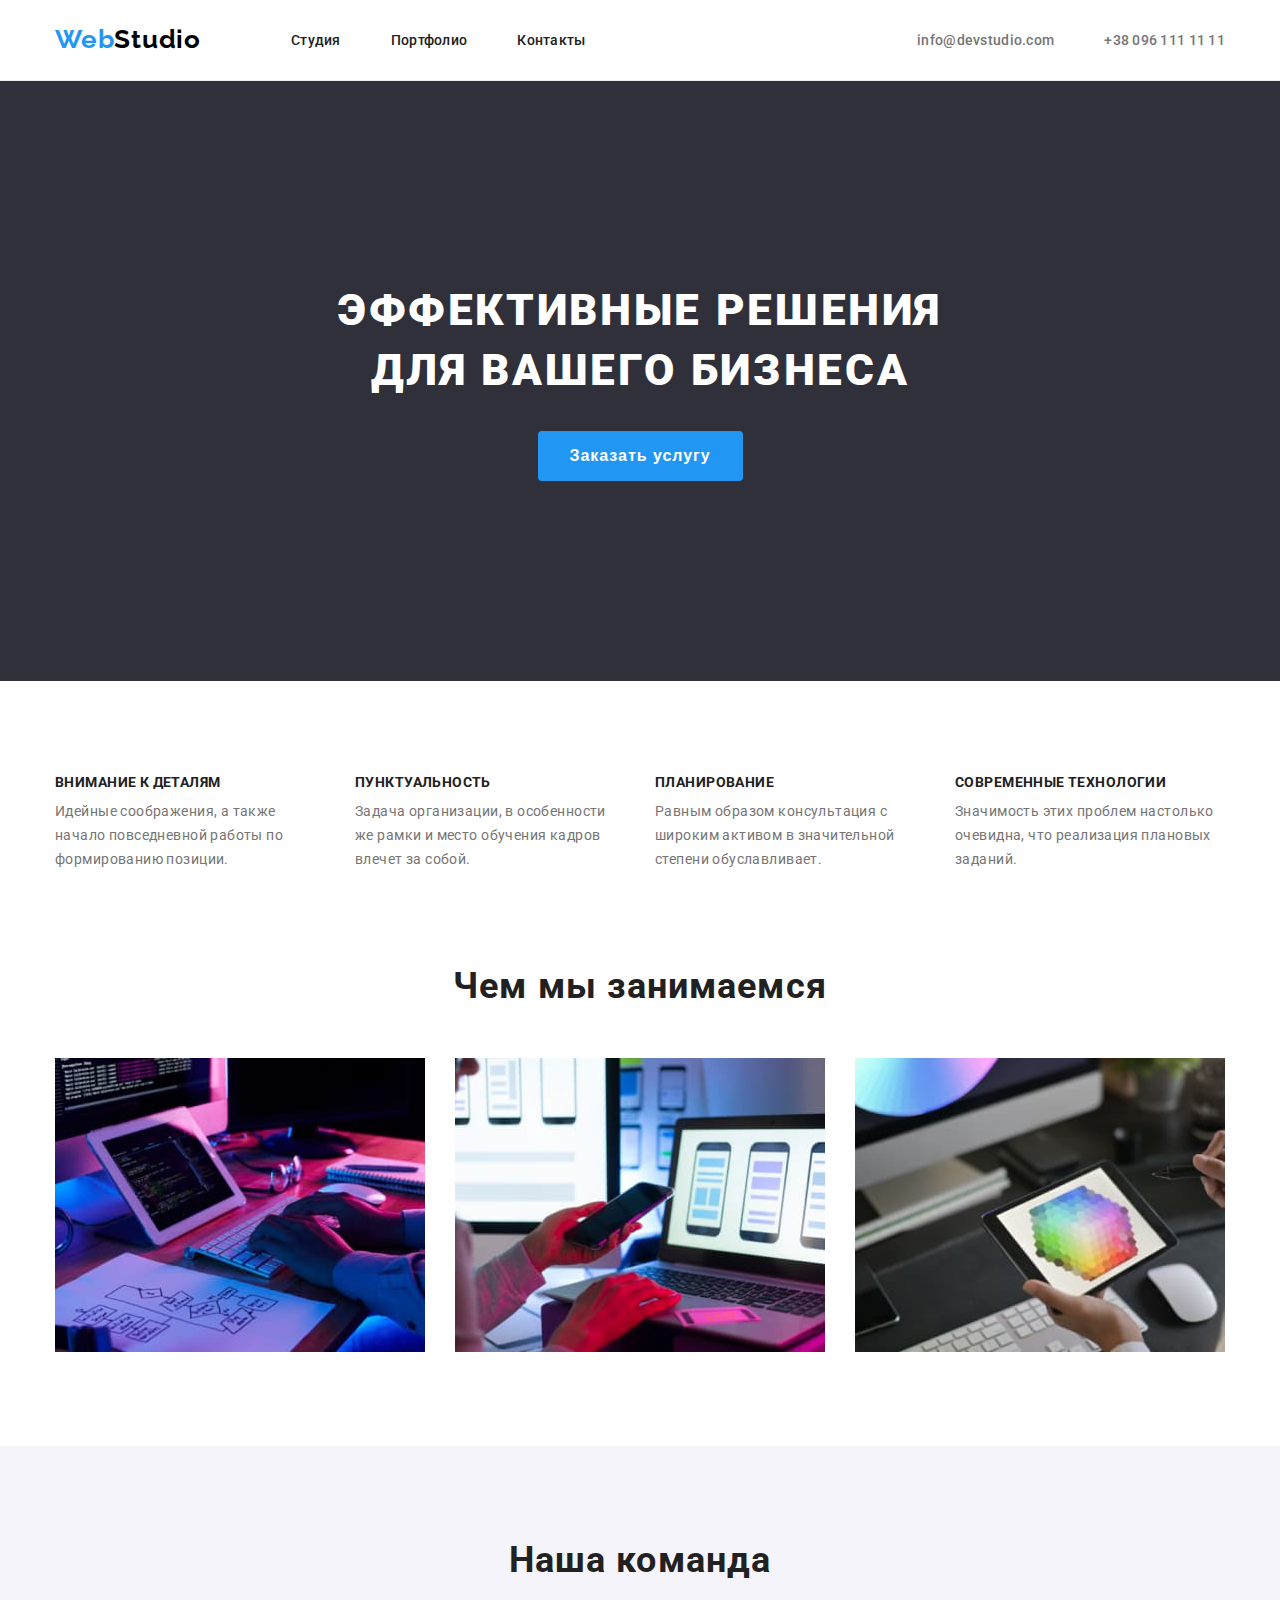
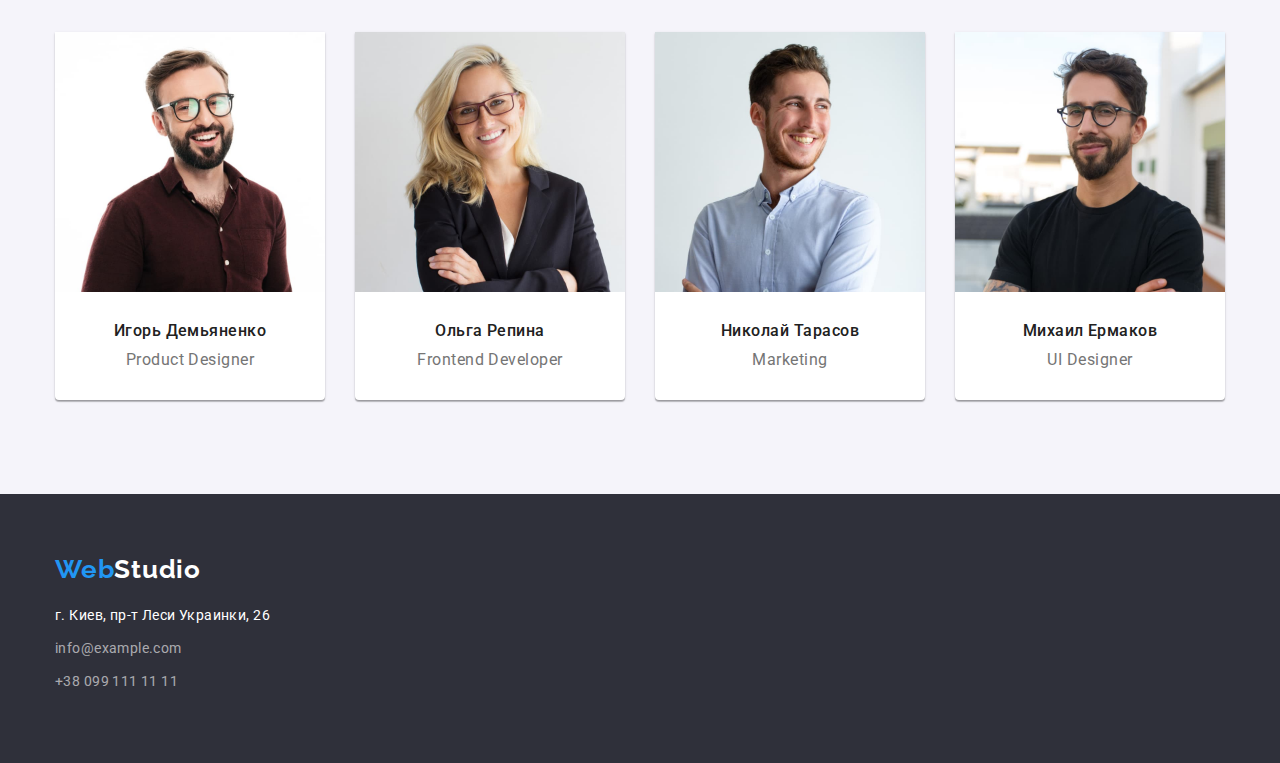
<file: index.html>
<!DOCTYPE html>
<html lang="ru">
  <head>
    <meta charset="UTF-8" />
    <meta http-equiv="X-UA-Compatible" content="IE=edge" />
    <meta name="viewport" content="width=device-width, initial-scale=1.0" />
    <link rel="preconnect" href="https://fonts.gstatic.com" />
    <link
      href="https://fonts.googleapis.com/css2?family=Raleway:wght@700&family=Roboto:wght@400;500;700;900&display=swap"
      rel="stylesheet"
    />
    <link rel="stylesheet" href="./css/styles.css" />
    <title>Document</title>
  </head>
  <body>
    <!-- Шапка сайта -->
    <header class="header">
      <div class="container header-container">
        <nav class="navigation">
          <a class="logo-link link" href="index.html">
            <span class="logo-web">Web</span
            ><span class="logo-studio">Studio</span>
          </a>
          <ul class="site-nav list">
            <li class="site-nav-item">
              <a href="" class="link">Студия</a>
            </li>
            <li class="site-nav-item">
              <a href="portfolio.html" class="link">Портфолио</a>
            </li>
            <li class="site-nav-item">
              <a href="" class="link">Контакты</a>
            </li>
          </ul>
        </nav>
        <ul class="contact-list list">
          <li>
            <a href="mailto:info@devstudio.com" class="contact-list-mail link"
              >info@devstudio.com</a
            >
          </li>
          <li>
            <a href="tel:+380961111111" class="link">+38 096 111 11 11</a>
          </li>
        </ul>
      </div>
    </header>
    <main>
      <!-- Герой -->
      <section class="hero-section">
        <div class="container">
          <h1 class="hero-title">
            Эффективные решения <br />
            для вашего бизнеса
          </h1>
          <button class="modal-btn" type="button">Заказать услугу</button>
        </div>
      </section>
      <!-- Наши преимущества -->
      <section class="feature-section">
        <div class="container">
          <h2 hidden>Особенности</h2>
          <ul class="feature-list list">
            <li class="feature-list-item">
              <h3 class="feature-title">ВНИМАНИЕ К ДЕТАЛЯМ</h3>
              <p class="feature-text">
                Идейные соображения, а также начало повседневной работы по
                формированию позиции.
              </p>
            </li>
            <li class="feature-list-item">
              <h3 class="feature-title">ПУНКТУАЛЬНОСТЬ</h3>
              <p class="feature-text">
                Задача организации, в особенности же рамки и место обучения
                кадров влечет за собой.
              </p>
            </li>
            <li class="feature-list-item">
              <h3 class="feature-title">ПЛАНИРОВАНИЕ</h3>
              <p class="feature-text">
                Равным образом консультация с широким активом в значительной
                степени обуславливает.
              </p>
            </li>
            <li class="feature-list-item">
              <h3 class="feature-title">СОВРЕМЕННЫЕ ТЕХНОЛОГИИ</h3>
              <p class="feature-text">
                Значимость этих проблем настолько очевидна, что реализация
                плановых заданий.
              </p>
            </li>
          </ul>
        </div>
      </section>
      <!-- О нас -->
      <section class="about-section">
        <div class="container">
          <h2 class="section-title">Чем мы занимаемся</h2>
          <ul class="about-section-list list">
            <li class="about-section-item">
              <img
                src="./images/about/about-img-1.jpg"
                alt="Разработка веб-приложений"
                width="370"
                height="294"
              />
            </li>
            <li class="about-section-item">
              <img
                src="./images/about/about-img-2.jpg"
                alt="Адаптация сайта под мобильные платформы"
                width="370"
                height="294"
              />
            </li>
            <li class="about-section-item">
              <img
                src="./images/about/about-img-3.jpg"
                alt="Дизайн веб-приложений"
                width="370"
                height="294"
              />
            </li>
          </ul>
        </div>
      </section>
      <!-- Наша команда -->
      <section class="bg-team-section section">
        <div class="container">
          <h2 class="section-title">Наша команда</h2>
          <ul class="team-list list">
            <li class="team-list-item">
              <img
                src="./images/team/игорь-демьяненко.jpg"
                alt="Игорь Демьяненко"
                width="270"
                height="260"
              />
              <div class="team-list-content">
                <h3 class="title-team">Игорь Демьяненко</h3>
                <p class="team-position" lang="en">Product Designer</p>
              </div>
            </li>
            <li class="team-list-item">
              <img
                src="./images/team/ольга-репина.jpg"
                alt="Ольга Репина"
                width="270"
                height="260"
              />
              <div class="team-list-content">
                <h3 class="title-team">Ольга Репина</h3>
                <p class="team-position" lang="en">Frontend Developer</p>
              </div>
            </li>
            <li class="team-list-item">
              <img
                src="./images/team/николай-тарасов.jpg"
                alt="Николай Тарасов"
                width="270"
                height="260"
              />
              <div class="team-list-content">
                <h3 class="title-team">Николай Тарасов</h3>
                <p class="team-position" lang="en">Marketing</p>
              </div>
            </li>
            <li class="team-list-item">
              <img
                src="./images/team/михаил-ермаков.jpg"
                alt="Михаил Ермаков"
                width="270"
                height="260"
              />
              <div class="team-list-content">
                <h3 class="title-team">Михаил Ермаков</h3>
                <p class="team-position" lang="en">UI Designer</p>
              </div>
            </li>
          </ul>
        </div>
      </section>
    </main>
    <!-- Футер -->
    <footer>
      <div class="container">
        <div class="footer-logo">
          <a class="logo-link link" href="index.html">
            <span class="logo-web">Web</span
            ><span class="logo-studio-footer">Studio</span>
          </a>
        </div>
        <address>
          <ul class="list">
            <li>
              <a
                href="https://goo.gl/maps/DzLWiFUtqQAKY1di6"
                class="add-link link"
                target="_blank"
                rel="noopener noreferrer"
                >г. Киев, пр-т Леси Украинки, 26</a
              >
            </li>
            <li class="contact-link">
              <a href="mailto:info@example.com"></a>info@example.com
            </li>
            <li class="contact-link">
              <a href="tel:+380991111111"></a>+38 099 111 11 11
            </li>
          </ul>
        </address>
      </div>
    </footer>
  </body>
</html>
</file>
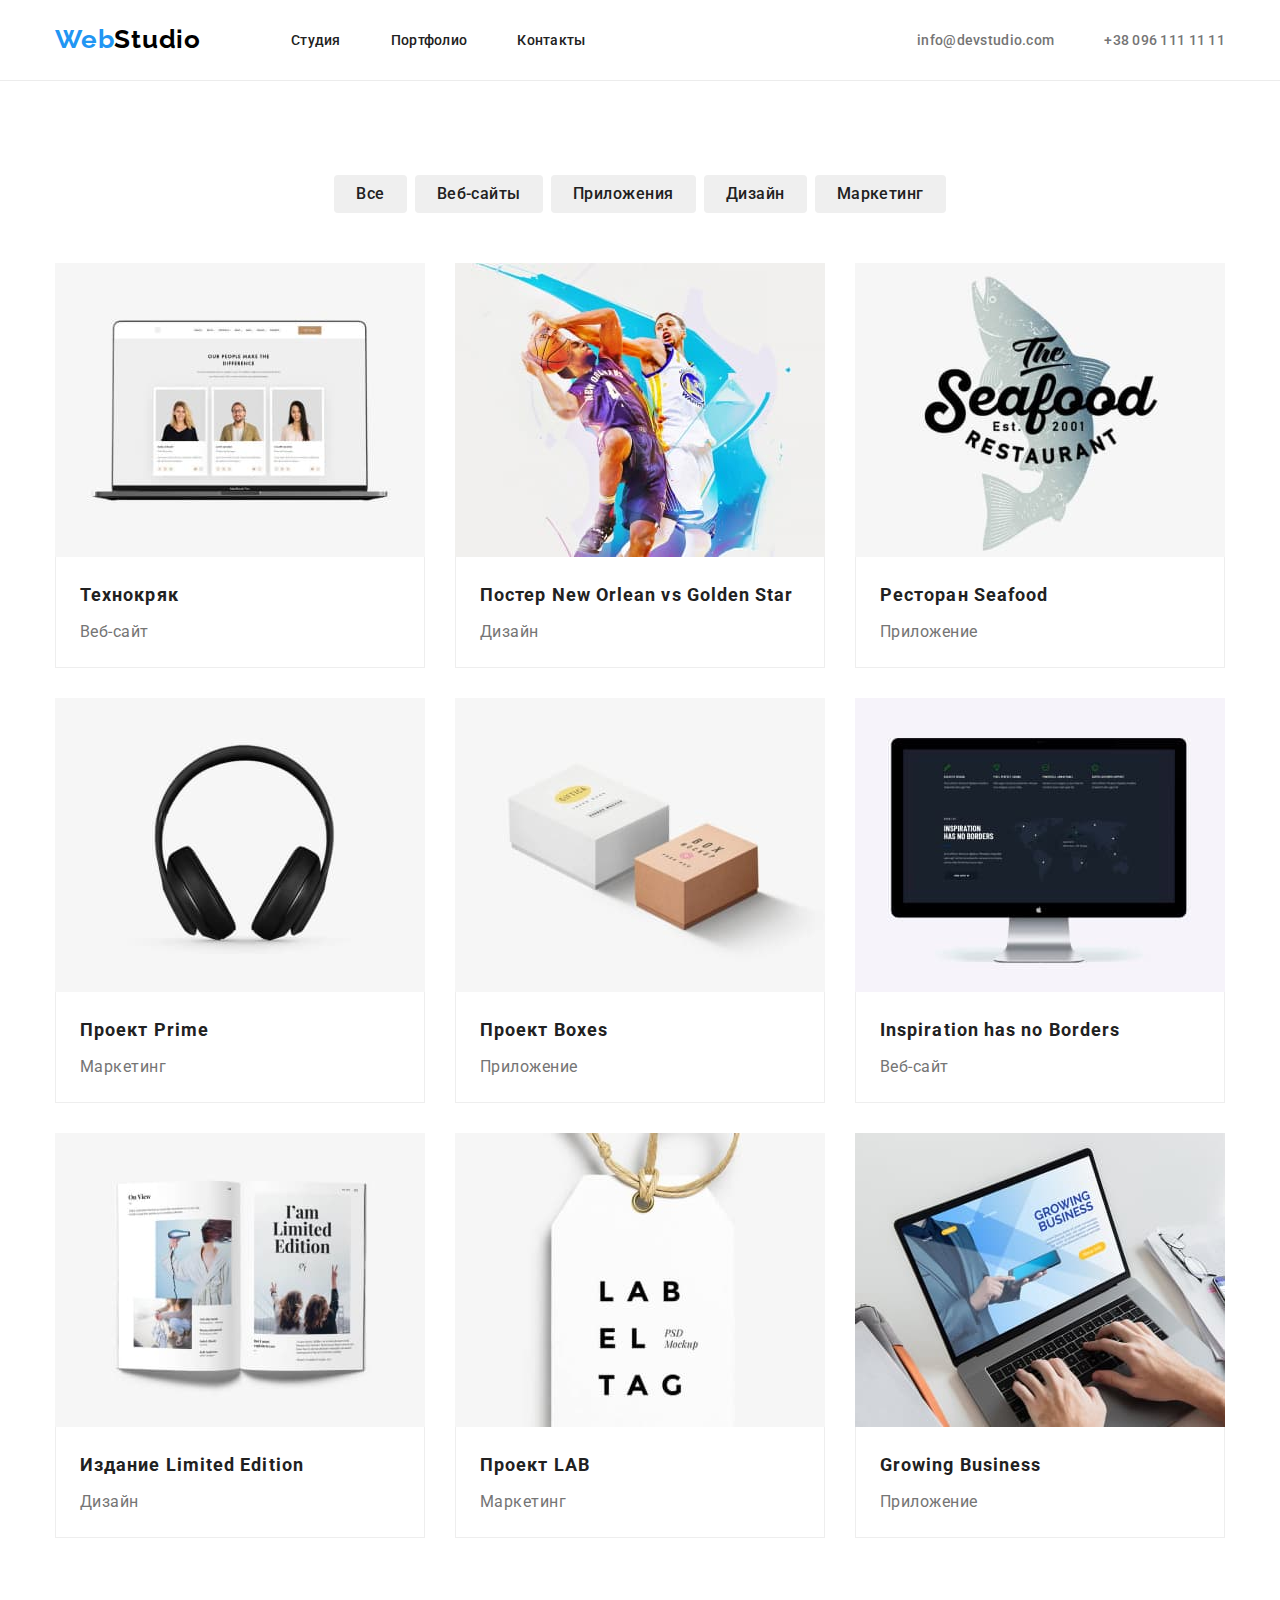
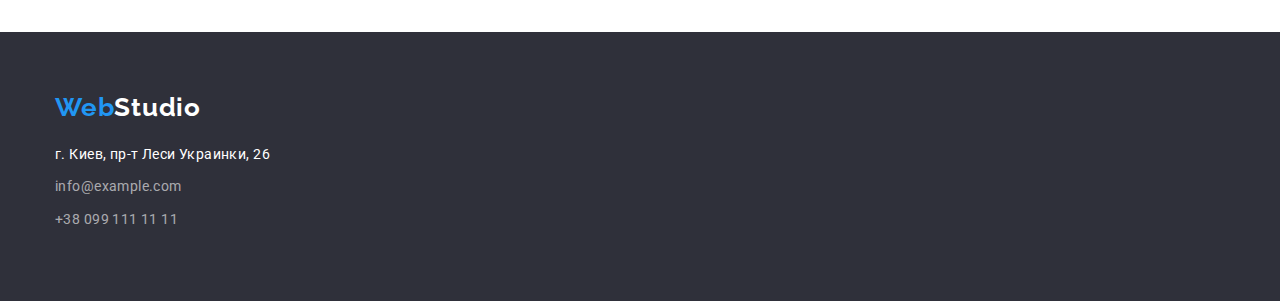
<file: portfolio.html>
<!DOCTYPE html>
<html lang="ru">
  <head>
    <meta charset="UTF-8" />
    <meta http-equiv="X-UA-Compatible" content="IE=edge" />
    <meta name="viewport" content="width=device-width, initial-scale=1.0" />
    <link rel="preconnect" href="https://fonts.gstatic.com" />
    <link
      href="https://fonts.googleapis.com/css2?family=Raleway:wght@700&family=Roboto:wght@400;500;700;900&display=swap"
      rel="stylesheet"
    />
    <link rel="stylesheet" href="./css/styles.css" />
    <title>Document</title>
  </head>
  <body>
    <!-- Шапка сайта -->
    <header class="header">
      <div class="container header-container">
        <nav class="navigation">
          <a class="logo-link link" href="index.html">
            <span class="logo-web">Web</span
            ><span class="logo-studio">Studio</span>
          </a>
          <ul class="site-nav list">
            <li class="site-nav-item">
              <a href="" class="link">Студия</a>
            </li>
            <li class="site-nav-item">
              <a href="portfolio.html" class="link">Портфолио</a>
            </li>
            <li class="site-nav-item">
              <a href="" class="link">Контакты</a>
            </li>
          </ul>
        </nav>
        <ul class="contact-list list">
          <li>
            <a href="mailto:info@devstudio.com" class="contact-list-mail link"
              >info@devstudio.com</a
            >
          </li>
          <li>
            <a href="tel:+380961111111" class="link">+38 096 111 11 11</a>
          </li>
        </ul>
      </div>
    </header>
    <main>
      <!-- Портфолио -->
      <section class="section">
        <div class="container">
          <h1 hidden>Наши проекты</h1>
          <ul class="portfolio-section list">
            <li><button class="portfolio-btn" type="button">Все</button></li>
            <li>
              <button class="portfolio-btn" type="button">Веб-сайты</button>
            </li>
            <li>
              <button class="portfolio-btn" type="button">Приложения</button>
            </li>
            <li><button class="portfolio-btn" type="button">Дизайн</button></li>
            <li>
              <button class="portfolio-btn" type="button">Маркетинг</button>
            </li>
          </ul>
        </div>
        <div class="container">
          <ul class="portfolio-list list">
            <li class="portfolio-list-img">
              <img src="./images/projects/project-img-1.jpg" alt="Веб-сайт" />
              <div class="porfolio-list-content">
                <h2 class="portfolio-title">Технокряк</h2>
                <p class="portfolio-text">Веб-сайт</p>
              </div>
            </li>
            <li class="portfolio-list-img">
              <img
                src="./images/projects/project-img-2.jpg"
                alt="Постер с баскетболистами"
              />
              <div class="porfolio-list-content">
                <h2 class="portfolio-title">
                  Постер New Orlean vs Golden Star
                </h2>
                <p class="portfolio-text">Дизайн</p>
              </div>
            </li>
            <li class="portfolio-list-img">
              <img
                src="./images/projects/project-img-3.jpg"
                alt="Логотип
              ресторана"
                width="370"
                height="294"
              />
              <div class="porfolio-list-content">
                <h2 class="portfolio-title">Ресторан Seafood</h2>
                <p class="portfolio-text">Приложение</p>
              </div>
            </li>
            <li class="portfolio-list-img">
              <img
                src="./images/projects/project-img-4.jpg"
                alt="Наушники"
                width="370"
                height="294"
              />
              <div class="porfolio-list-content">
                <h2 class="portfolio-title">Проект Prime</h2>
                <p class="portfolio-text">Маркетинг</p>
              </div>
            </li>
            <li class="portfolio-list-img">
              <img
                src="./images/projects/project-img-5.jpg"
                alt="Коробки"
                width="370"
                height="294"
              />
              <div class="porfolio-list-content">
                <h2 class="portfolio-title">Проект Boxes</h2>
                <p class="portfolio-text">Приложение</p>
              </div>
            </li>
            <li class="portfolio-list-img">
              <img
                src="./images/projects/project-img-6.jpg"
                alt="Монитор"
                width="370"
                height="294"
              />
              <div class="porfolio-list-content">
                <h2 class="portfolio-title">Inspiration has no Borders</h2>
                <p class="portfolio-text">Веб-сайт</p>
              </div>
            </li>
            <li class="portfolio-list-img">
              <img
                src="./images/projects/project-img-7.jpg"
                alt="Журнал"
                width="370"
                height="294"
              />
              <div class="porfolio-list-content">
                <h2 class="portfolio-title">Издание Limited Edition</h2>
                <p class="portfolio-text">Дизайн</p>
              </div>
            </li>
            <li class="portfolio-list-img">
              <img
                src="./images/projects/project-img-8.jpg"
                alt="Бирка"
                width="370"
                height="294"
              />
              <div class="porfolio-list-content">
                <h2 class="portfolio-title">Проект LAB</h2>
                <p class="portfolio-text">Маркетинг</p>
              </div>
            </li>
            <li class="portfolio-list-img">
              <img
                src="./images/projects/project-img-9.jpg"
                alt="Ноутбук"
                width="370"
                height="294"
              />
              <div class="porfolio-list-content">
                <h2 class="portfolio-title">Growing Business</h2>
                <p class="portfolio-text">Приложение</p>
              </div>
            </li>
          </ul>
        </div>
      </section>
    </main>
    <!-- Футер -->
    <footer>
      <div class="container">
        <div class="footer-logo">
          <a class="logo-link link" href="index.html">
            <span class="logo-web">Web</span
            ><span class="logo-studio-footer">Studio</span>
          </a>
        </div>
        <address>
          <ul class="list">
            <li>
              <a
                href="https://goo.gl/maps/DzLWiFUtqQAKY1di6"
                class="add-link link"
                target="_blank"
                rel="noopener noreferrer"
                >г. Киев, пр-т Леси Украинки, 26</a
              >
            </li>
            <li class="contact-link">
              <a href="mailto:info@example.com"></a>info@example.com
            </li>
            <li class="contact-link">
              <a href="tel:+380991111111"></a>+38 099 111 11 11
            </li>
          </ul>
        </address>
      </div>
    </footer>
  </body>
</html>
</file>
<file: css/styles.css>
:root {
  --first-color: #ffffff;
  --second-color: #212121;
  --accent-color: #2196f3;
}

h1,
h2,
h3,
h4,
h5,
h6,
p {
  margin-top: 0;
  margin-bottom: 0;
}

ul,
ol {
  margin-top: 0;
  margin-bottom: 0;
  padding-left: 0;
}

img {
  display: block;
}
body {
  font-family: Roboto, sans-serif;
  margin: 0;
}
.link {
  text-decoration: none;
}
.list {
  list-style: none;
}

.container {
  width: 1200px;
  padding-left: 15px;
  padding-right: 15px;
  margin: 0 auto;
  box-sizing: border-box;
}
.section {
  padding-top: 94px;
  padding-bottom: 94px;
}
/* Header */
.header {
  border-bottom: 1px solid #ececec;
  padding-top: 24px;
  padding-bottom: 25px;
}
.header-container {
  display: flex;
  align-items: center;
}
.navigation {
  display: flex;
  align-items: center;
}
.logo-link {
  font-family: Raleway, sans-serif;
  font-weight: 700;
  font-size: 26px;
  line-height: 1.19;
  letter-spacing: 0.03em;
  margin-right: 90px;
}

.logo-web {
  color: var(--accent-color);
}
.logo-studio {
  color: #000000;
}
.site-nav {
  display: flex;
}
.site-nav-item:not(:last-child) {
  margin-right: 50px;
}
.site-nav .link {
  font-weight: 500;
  font-size: 14px;
  line-height: 1.14;
  letter-spacing: 0.02em;
  color: var(--second-color);
}
.contact-list {
  display: flex;
  justify-content: space-between;
  margin-left: auto;
}
.contact-list-mail {
  margin-right: 50px;
}
.contact-list .link {
  font-weight: 500;
  font-size: 14px;
  line-height: 1.14;
  letter-spacing: 0.02em;
  color: #757575;
}
.site-nav .link:hover,
.site-nav .link:focus {
  color: var(--accent-color);
}
.contact-list .link:hover,
.contact-list .link:focus {
  color: var(--accent-color);
}

/* Герой */
.hero-section {
  background: #2f303a;
  display: flex;
  text-align: center;
  padding-top: 200px;
  padding-bottom: 200px;
}
.hero-title {
  font-weight: 900;
  font-size: 44px;
  line-height: 1.36;
  text-align: center;
  letter-spacing: 0.06em;
  text-transform: uppercase;
  color: var(--first-color);
  margin-bottom: 30px;
}
.modal-btn {
  font-weight: 700;
  font-size: 16px;
  line-height: 1.87;
  letter-spacing: 0.06em;
  color: var(--first-color);
  background: var(--accent-color);
  cursor: pointer;
  padding: 10px 32px;
  border: 0;
  border-radius: 4px;
}
.modal-btn:hover,
.modal-btn:focus {
  background: #188ce8;
}

/* Наши преимущества */
.feature-section {
  padding-top: 94px;
  padding-bottom: 94px;
}
.feature-list {
  display: flex;
  justify-content: space-between;
  margin-left: -30px;
}
.feature-list-item {
  flex-basis: calc((100% - 120px) / 4);
  margin-left: 30px;
}
.feature-title {
  font-weight: 700;
  font-size: 14px;
  line-height: 1.14;
  letter-spacing: 0.03em;
  text-transform: uppercase;
  color: var(--second-color);
  margin-bottom: 10px;
}
.feature-text {
  font-weight: 400;
  font-size: 14px;
  line-height: 1.71;
  letter-spacing: 0.03em;
  color: #757575;
}
/* О нас */
.about-section {
  padding-bottom: 94px;
}
.section-title {
  font-weight: 700;
  font-size: 36px;
  line-height: 1.16;
  text-align: center;
  letter-spacing: 0.03em;
  color: var(--second-color);
  margin-bottom: 50px;
}

.about-section-list {
  display: flex;
  flex-wrap: wrap;
  margin-left: -30px;
  margin-top: -50px;
}

.about-section-item {
  flex-basis: calc((100% - 90px) / 3);
  margin-left: 30px;
  margin-top: 50px;
}

/* Наша команда */
.bg-team-section {
  background-color: #f5f4fa;
}
.title-team {
  font-weight: 500;
  font-size: 16px;
  line-height: 1.18;
  letter-spacing: 0.03em;
  color: var(--second-color);
  margin-bottom: 10px;
}
.team-list {
  display: flex;
  flex-wrap: wrap;
  margin-left: -30px;
  margin-top: -30px;
}
.team-list-item {
  flex-basis: calc((100% - 120px) / 4);
  margin-left: 30px;
  margin-top: 30px;
  background-color: #ffffff;
  box-shadow: 0px 1px 3px rgba(0, 0, 0, 0.12), 0px 1px 1px rgba(0, 0, 0, 0.14),
    0px 2px 1px rgba(0, 0, 0, 0.2);
  border-radius: 0px 0px 4px 4px;
}
.team-list-content {
  padding-top: 30px;
  padding-bottom: 30px;
  text-align: center;
}

.team-position {
  font-weight: 400;
  font-size: 16px;
  line-height: 1.18;
  letter-spacing: 0.03em;
  color: #757575;
}
/* Футер */
.add-link {
  font-style: normal;
  font-weight: 400;
  font-size: 14px;
  line-height: 1.71;
  letter-spacing: 0.03em;
  color: var(--first-color);
  display: inline-block;
  margin-bottom: 9px;
}
footer {
  background: #2f303a;
  padding-top: 60px;
  padding-bottom: 60px;
}

.footer-logo {
  margin-bottom: 20px;
}
.logo-studio-footer {
  color: var(--first-color);
}
.contact-link {
  font-style: normal;
  font-weight: 400;
  font-size: 14px;
  line-height: 1.71;
  letter-spacing: 0.03em;
  color: rgba(255, 255, 255, 0.6);
  margin-bottom: 9px;
}

/* Портфолио */
.portfolio-section {
  display: flex;
  justify-content: center;
  margin-left: -8px;
  margin-bottom: 50px;
}

.portfolio-list {
  display: flex;
  flex-wrap: wrap;
  margin-left: -30px;
  margin-top: -30px;
}
.portfolio-list-img {
  flex-basis: calc((100% - 90px) / 3);
  margin-left: 30px;
  margin-top: 30px;
}
.portfolio-btn {
  font-family: Roboto, sans-serif;
  font-weight: 500;
  font-size: 16px;
  line-height: 1.62;
  text-align: center;
  letter-spacing: 0.03em;
  color: var(--second-color);
  padding: 6px 22px;
  flex-basis: calc((100% - 40px) / 8);
  margin-left: 8px;
  border: 0;
  border-radius: 4px;
}
.portfolio-btn:hover,
.portfolio-btn:focus {
  background: var(--accent-color);
  color: var(--first-color);
}
.portfolio-title {
  font-weight: 700;
  font-size: 18px;
  line-height: 2;
  letter-spacing: 0.06em;
  color: var(--second-color);
  margin-bottom: 4px;
}
.portfolio-text {
  font-weight: 400;
  font-size: 16px;
  line-height: 1.87;
  letter-spacing: 0.03em;
  color: #757575;
}
.porfolio-list-content {
  border: 1px solid #eeeeee;
  border-top: 0;
  box-sizing: border-box;
  padding: 20px 24px;
}
</file>
